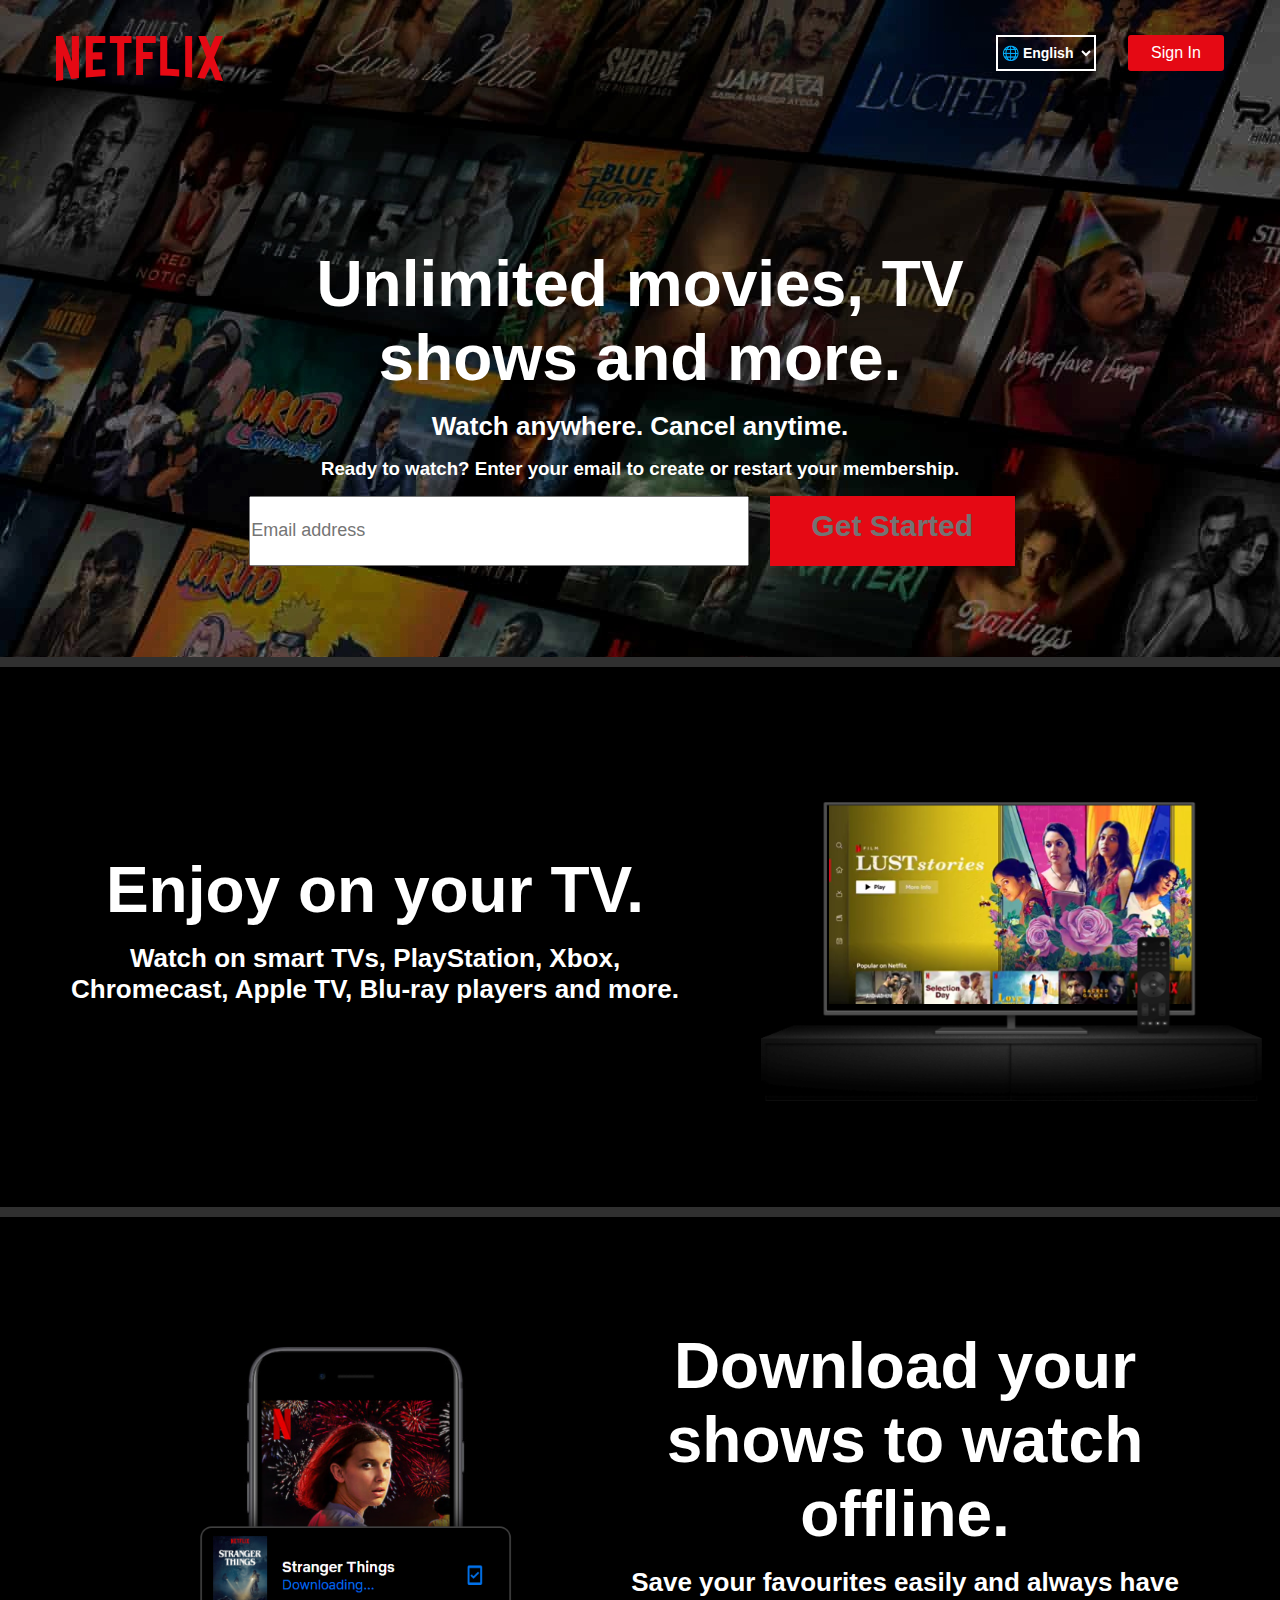
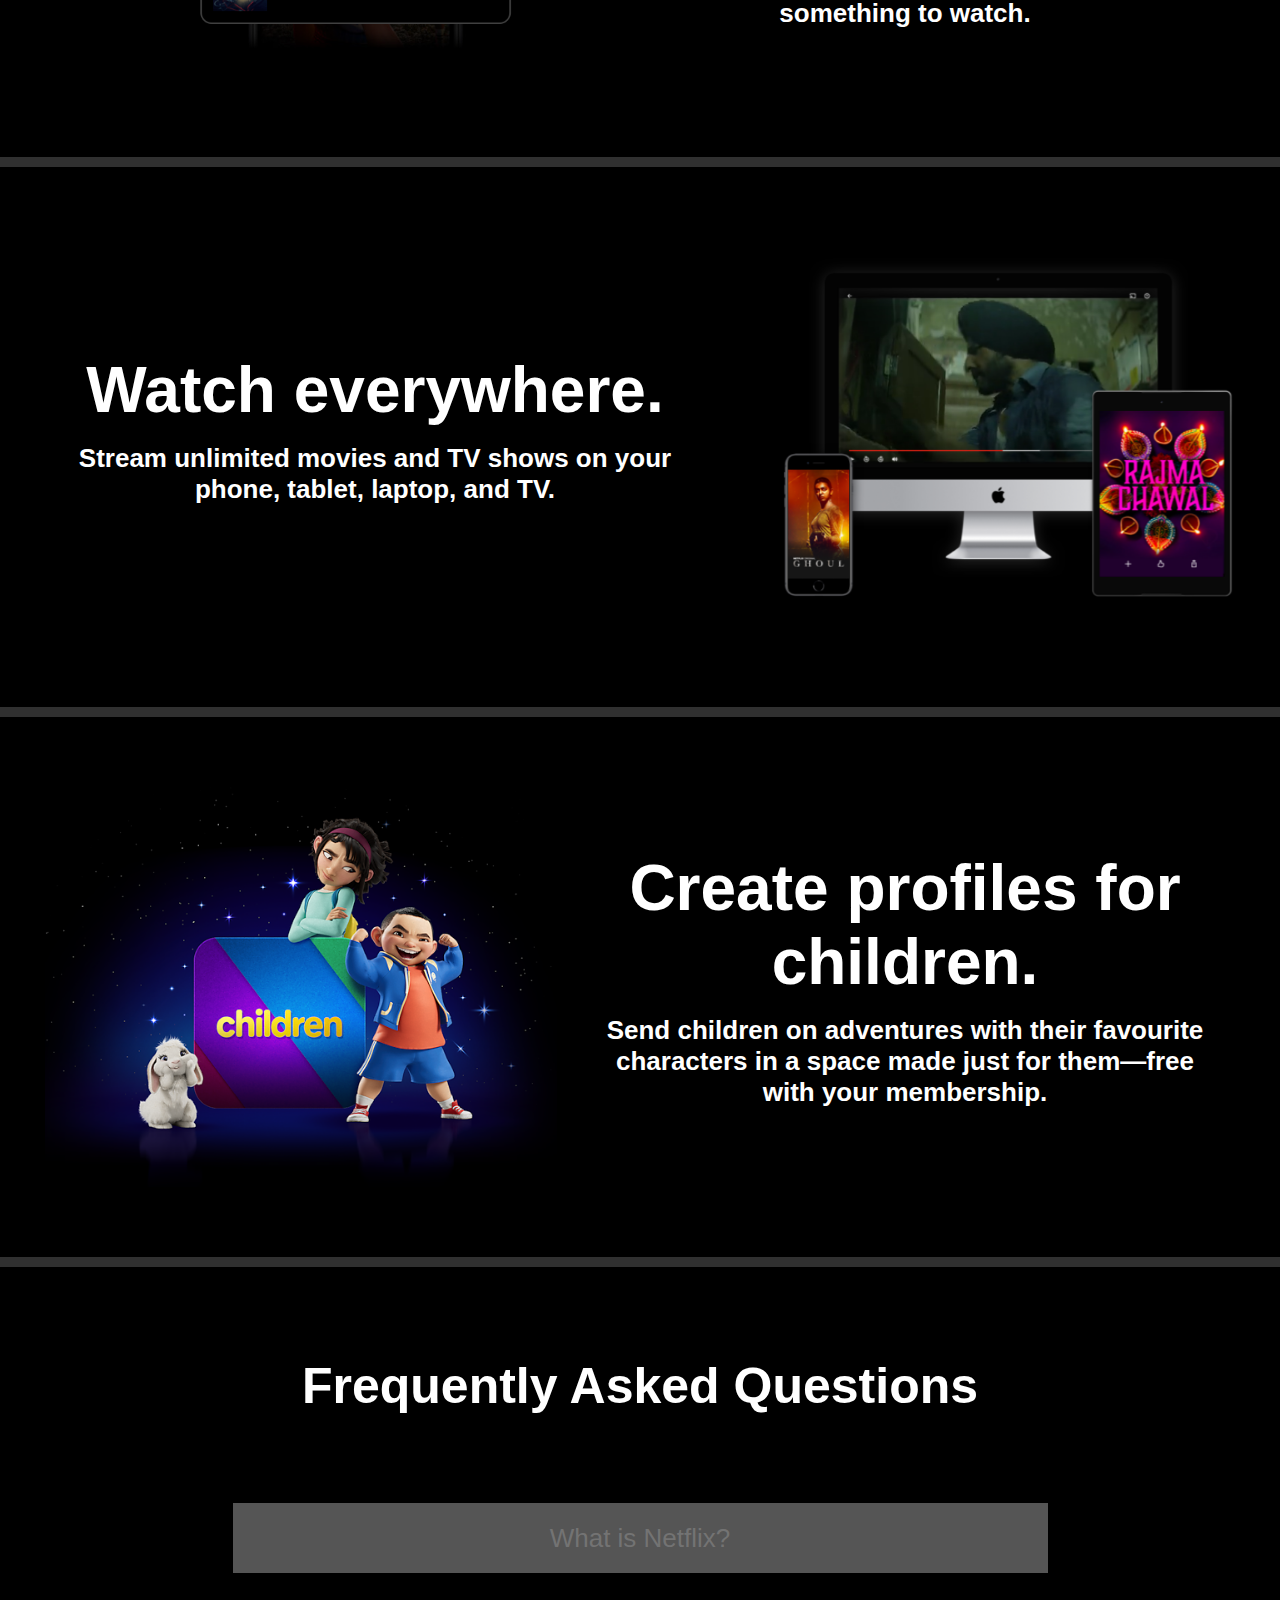
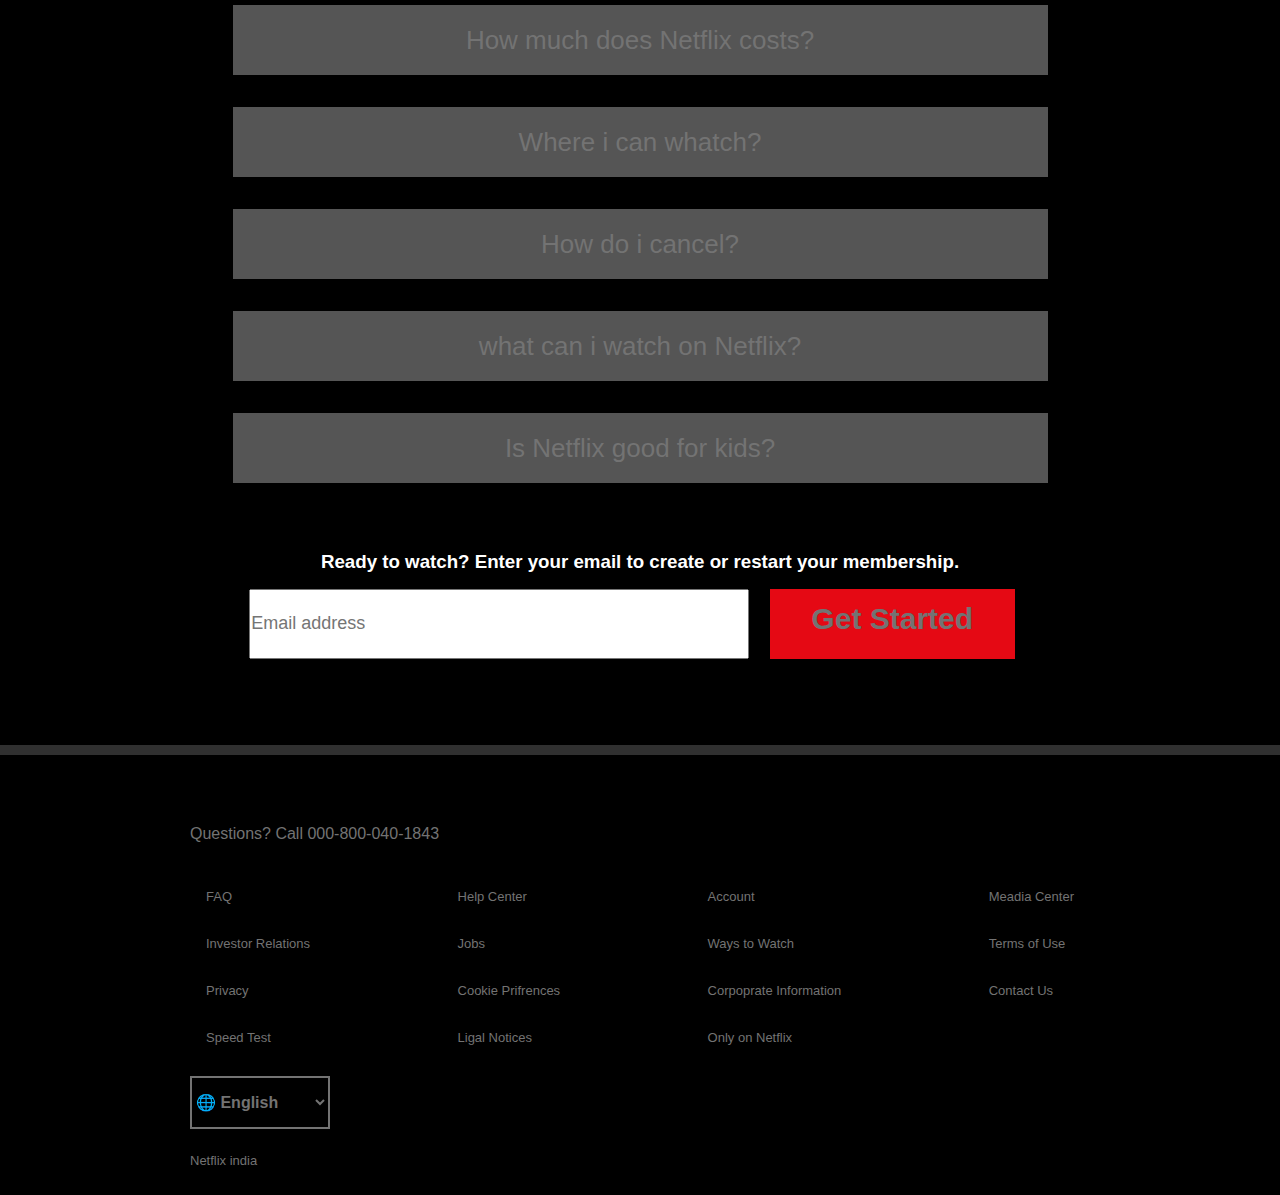
<file: index.html>
<!DOCTYPE html>
<html lang="en">
<head>
    <meta charset="UTF-8">
    <meta http-equiv="X-UA-Compatible" content="IE=edge">
    <meta name="viewport" content="width=device-width, initial-scale=1.0">
    <link rel="stylesheet" href="netflix.css">
    <title>
        Netflix India - Watch TV Shows Online Watch Movies Online 
    </title>
    
    <link rel="icon" type="image/x-icon" href="img/netflix.png">
</head>
<body>
    <div class="section-view">
        <div class="head">
            <div class="logo">
                <img class="logo" src="img/Netflix_2015_logo.svg" alt="My Happy SVG" />
            </div>
            <select class="btn-lang" name="lang" id="lang">
                <option value="english">🌐 English</option>
                <option value="english">हिन्दी</option>
            </select>
            <button class="btn-sign-in">Sign In</button>
        </div>
        <div class="view-box">
            <h1 class="story-line">Unlimited movies, TV shows and more.</h1>
            <h2 class="story-sub">Watch anywhere. Cancel anytime.</h2>
            <h3 class="story-sub-mebr">Ready to watch? Enter your email to create or restart your membership.</h3>
            <div>
                <input type="email" placeholder="Email address" class="input-mail">
                <a href="#" class="mail-btn">Get Started</a>
            </div>
        </div>
    </div>
    
    <div class="section-line"></div>
    <div class="section-list">
        <div>
            <h1 class="story-line">Enjoy on your TV.</h1>
            <h2 class="story-sub">Watch on smart TVs, PlayStation, Xbox, Chromecast, Apple TV, Blu-ray players and more.</h2>
        </div> 
        <div class="tv-box">
            <img src="img/tv.png" alt="">
        </div>
    </div>
    
    <div class="section-line"></div>
    <div class="section-list">
        <div class="tv-box">
            <img src="img/mob.png" alt="">
        </div>
        <div>
            <h1 class="story-line">Download your shows to watch offline.</h1>
            <h2 class="story-sub">Save your favourites easily and always have something to watch.</h2>
        </div> 
        
    </div>
    </div>

    <div class="section-line"></div>
    <div class="section-list">
        <div>
            <h1 class="story-line">Watch everywhere.</h1>
            <h2 class="story-sub">Stream unlimited movies and TV shows on your phone, tablet, laptop, and TV.</h2>
        </div> 
        <div class="tv-box">
            <img src="img/gadgets.png" alt="">
        </div>
    </div>
    
    <div class="section-line"></div>
    <div class="section-list">
        <div class="tv-box">
            <img src="img/children.png" alt="">
        </div>
        <div>
            <h1 class="story-line">Create profiles for children.</h1>
            <h2 class="story-sub">Send children on adventures with their favourite characters in a space made just for them—free with your membership.</h2>
        </div> 
        
        </div>
    </div>
    
    <div class="section-line"></div>
    <div class="section-Q-and-A">
        <h1 class="story-line-QandA">Frequently Asked Questions</h1>
        <div class="QandA-list">
            <a href="#" class="desc-btn">What is Netflix?</a>
            <a href="#" class="desc-btn">How much does Netflix costs?</a>
            <a href="#" class="desc-btn">Where i can whatch?</a>
            <a href="#" class="desc-btn">How do i cancel?</a>
            <a href="#" class="desc-btn">what can i watch on Netflix?</a>
            <a href="#" class="desc-btn">Is Netflix good for kids?</a>
        </div>
        <h3 class="story-sub-mebr">Ready to watch? Enter your email to create or restart your membership.</h3>
        <div>
            <input type="email" placeholder="Email address" class="input-mail">
            <a href="#" class="mail-btn">Get Started</a>
        </div>
    </div>

    <div class="section-line"></div>
    <div class="section-list">
        <div class="footer-body">
            <div>Questions?    Call 000-800-040-1843</div>
            <div class="footer-body-cotnt">
                <div class="footer-body-box">
                    <a href="#" class="f-link">FAQ</a>
                    <a href="#" class="f-link">Investor Relations</a>
                    <a href="#" class="f-link">Privacy</a>
                    <a href="#" class="f-link">Speed Test</a>
                </div>
            

                <div class="footer-body-box">
                    <a href="#" class="f-link">Help Center</a>
                    <a href="#" class="f-link">Jobs</a>
                    <a href="#" class="f-link">Cookie Prifrences</a>
                    <a href="#" class="f-link">Ligal Notices</a>
                </div>
            

                <div class="footer-body-box">
                    <a href="#" class="f-link">Account</a>
                    <a href="#" class="f-link">Ways to Watch</a>
                    <a href="#" class="f-link">Corpoprate Information</a>
                    <a href="#" class="f-link">Only on Netflix</a>
                </div>
            

                <div class="footer-body-box">
                    <a href="#" class="f-link">Meadia Center</a>
                    <a href="#" class="f-link">Terms of Use</a>
                    <a href="#" class="f-link">Contact Us</a>
                </div>
            </div>
            <select class="btn-footer-lang" name="lang" id="lang">
                <option value="english">🌐 English</option>
                <option value="english">हिन्दी</option>
            </select>
            <div class="footer-txt">Netflix india</div>
        </div>


        

    </div>

    


</body>
</html>
</file>
<file: netflix.css>
*{
    font-family: "Netflix Sans", "Helvetica Neue", Helvetica, Arial,"sans-seri";    
    box-sizing: border-box;
    margin: 0;
    padding: 0;
}
h1,a,input{
    margin: 0;
}
h2{
    margin: 16px;
}
body{
    margin: 0;
    background-color: #000000;
}

img{
    height: 100%;
}
.section-view{
    background-image: url("img/viewbg.jpeg");
    background-repeat: no-repeat;
    width: 100%;
/*     height: auto; */
    display: flex;
    flex-direction: column;
    align-items: center ;
}
.head{
    width: 100%;
    height: 80px;
    padding:20px 56px;
    display: flex;
    justify-content: space-around;
    justify-content: center;
}
.logo{
    margin-top: 8px;
    height: 45px;
    fill: aliceblue;
    flex: 2;
}
.btn-lang{
    margin-top: 15px;
    margin-right: 32px;
    border: 2px solid white;
    background-color: transparent;
    height: 36px;
    width: 100px;
    font-weight: bold;
    color: white;
    font-family: Netflix Sans", "Helvetica Neue", Helvetica, Arial, sans-seri";
    font-size: 14px;
}
.btn-sign-in{
    background-color: #e50914;
    height: 36px;
    width: 96px;
    color: white;
    font-family: Netflix Sans", "Helvetica Neue", Helvetica, Arial, sans-seri";
    font-size: 16px;
    margin-top: 15px;
    border: 2px solid #e50914;
    border-radius: 3px;
}
.view-box{
    width: 950px;
    height: auto;
    padding: 75px;
    text-align: center;
    margin-top: 92px;
    display: flex;
    flex-direction: column;
    align-items: center;
}
.story-line{
    font-size: 64px;
    color: white;
    text-align: center;
    max-width: 800px;
}
.story-sub{
    font-size: 26px;
    color: white;
    text-align: center;
    max-width: 640px;
}
.story-sub-mebr{
    margin-top: 0;
    color: white;
}
.input-mail{
    width: 500px;
    height: 70px;
    margin: 0;
    font-size: 18px;
}
.input-mail:focus{
    font-size: 15px;
}
.mail-btn{
    background-color: #e50914;
    border: none;
    height: 70px;
    width: 245px;
    color: white;
    padding: 13px 32px;
    margin: 0;
    text-align: center;
    text-decoration: none;
    display: inline-block;
    font-size: 30px;
    font-weight: bold;
}
.section-line{
    background: #303030;
    width: 100%;
    height: 10px;
}
.section-list{
    width: 100%;
    min-height: 320px;
    color: white;
    padding: 70px 45px;
    display: flex;
    justify-content: center;
    align-items: center;
    padding: 70px 45px;
}
.tv-box{
    height: 400px;
    width: 530px;
}

.section-Q-and-A{
    width: 100%;
    height: 800px;
    height: auto;
    padding: 70px 45px;
    display: flex;
    flex-direction: column;
    justify-content: center;
    align-items: center;   
}
.QandA-list{
    padding-top: 52px;
    padding-bottom: 52px;
    display: flex;
    flex-direction: column;
    align-items: center;
}
.story-line-QandA{
    font-size: 50px;
    color: white;
    text-align: center;
    margin: 20px;
}
.desc-btn{
    background-color: #555555;
    border: none;
    height: 70px;
    width: 815px;
    color: white;
    padding: 20px;
    margin: 0;
    margin-top: 10px;
    text-align: center;
    text-decoration: none;
    display: inline-block;
    font-size: 26px;
    display: inline-block;
}
.footer-body{
    height: 300px;
    width:  900px;
    color: #737373;
    font-size: 16px;
}
.footer-body-cotnt{
    display: flex;
    margin-top: 30px;
    justify-content: space-between;
    align-items: flex-start;
}
.footer-body-box{
    font-size: 13px;
    display: flex;
    flex-direction: column;
    
}
a:link,a{
    text-decoration: none;
    color: #737373;
    margin: 16px;
}

.btn-footer-lang{
    margin-top: 15px;
    margin-right: 32px;
    border: 2px solid #737373;
    background-color: transparent;
    height: 53px;
    width: 140px;
    font-weight: bold;
    color: #737373;
    font-family: Netflix Sans", "Helvetica Neue", Helvetica, Arial, sans-seri";
    font-size: 16px;
}
.footer-txt{
    font-size: 13px;
    margin-top: 24px;
    font-family: Netflix Sans", "Helvetica Neue", Helvetica, Arial, sans-seri";
}
</file>
